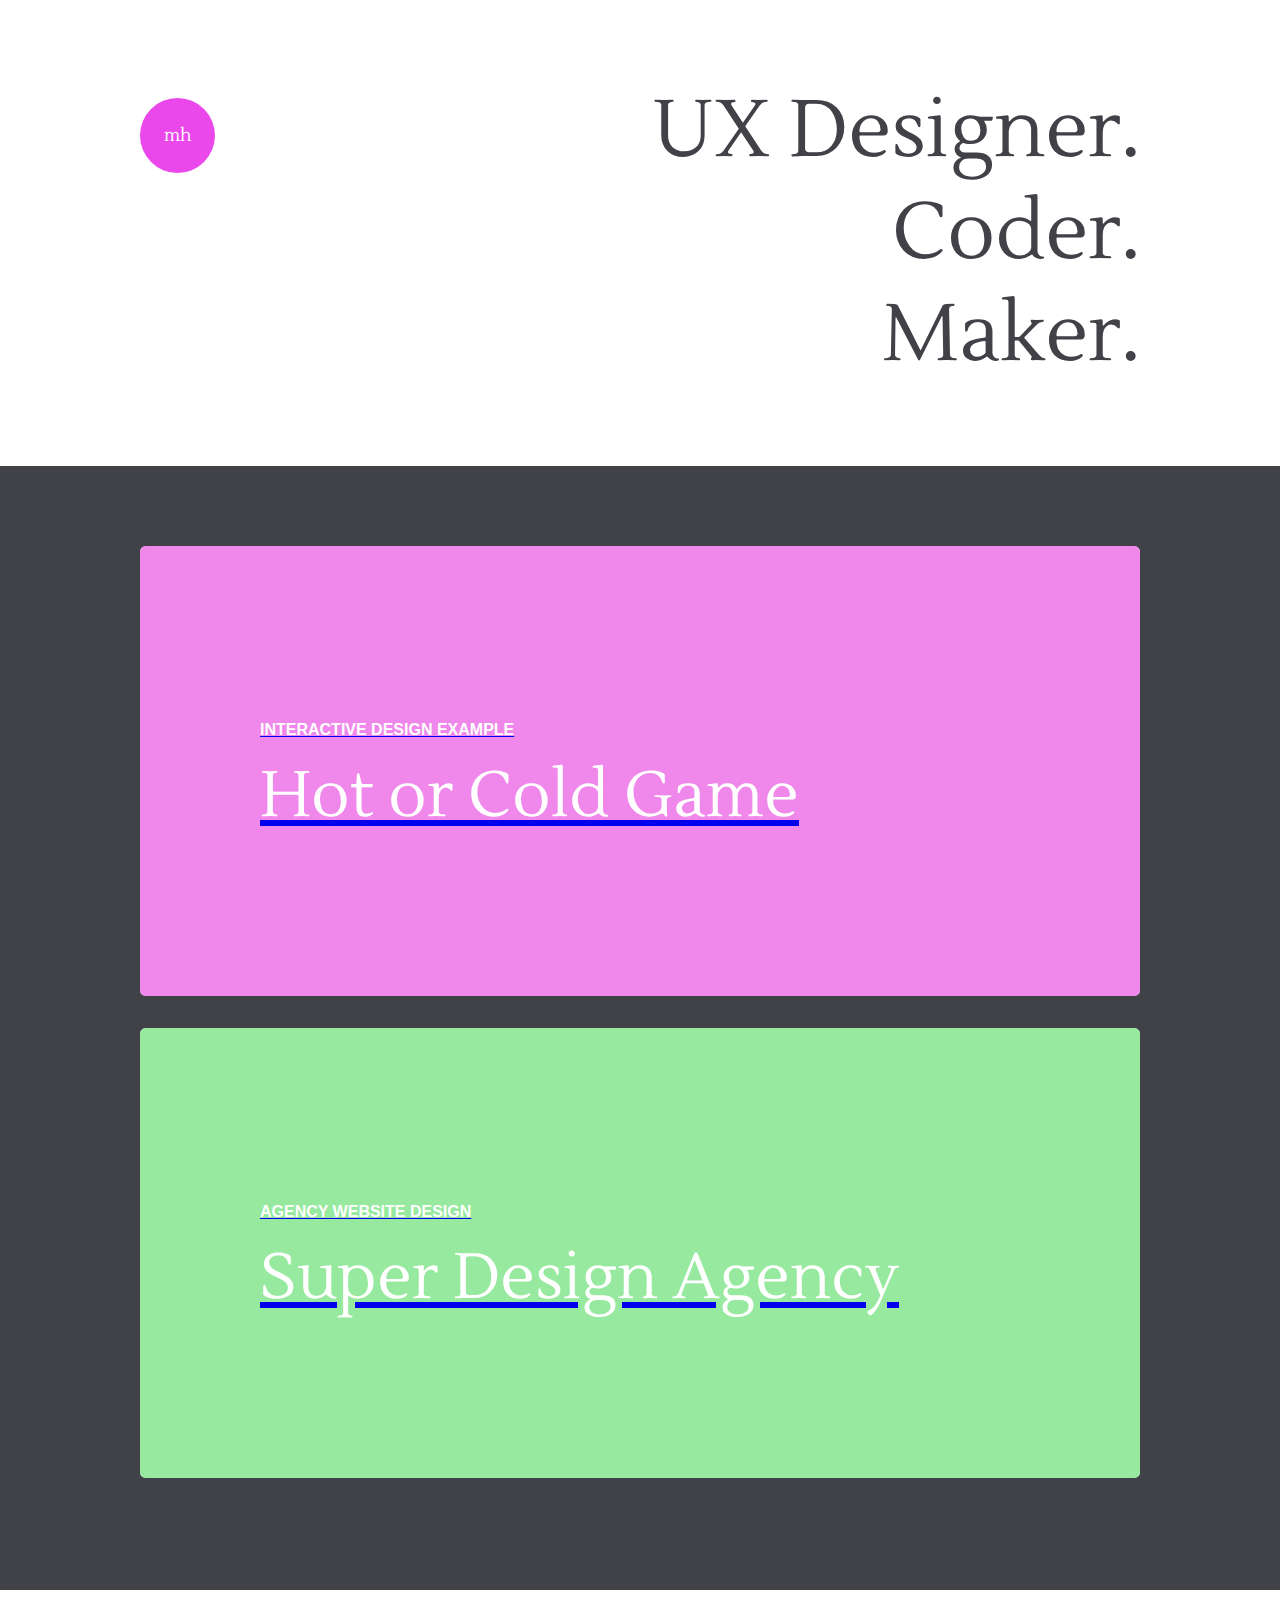
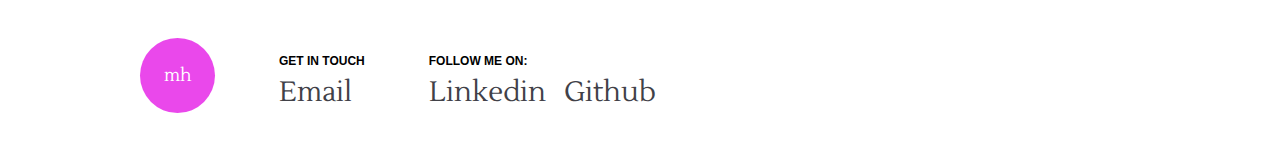
<file: index.html>
<!DOCTYPE html>
<html>
    <head>
        <meta charset="utf-8">
        <title>Portfolio Design by Michael Harris</title>
        <link rel="stylesheet" href="css/normalize.css">
        <link href='https://fonts.googleapis.com/css?family=Montserrat:400,700' rel='stylesheet' type='text/css'>
        <link href='https://fonts.googleapis.com/css?family=Lustria' rel='stylesheet' type='text/css'>
        <link rel="stylesheet" href="css/styles.min.css">
    </head>
    <body>
        <section class="banner cf">
            <div class="wrapper">
                <p class="logo" id="top">
                    mh
                </p>
                <h1>UX Designer.<br>
                Coder.<br>
                Maker.</h1>
            </div>
        </section>
        <section class="work">
            <div class="wrapper">

                <div class="row">
                  <a href="hot-or-cold.html">
                    <div class="card card_full card_1">
                      <div class="card_inner pink">
                          <p>
                            Interactive Design Example
                          </p>
                          <h2>Hot or Cold Game</h2>
                      </div>
                    </div>
                  </a>
                </div>

                <div class="row">
                  <a href="agency.html">
                    <div class="card card_full left card_2">
                          <div class="card_inner green">
                              <p>
                                  Agency website design
                              </p>
                              <h2>Super Design Agency</h2>
                          </div>
                    </div>
                  </a>

                    <!-- <div class="card card_half right card_3 tall">
                        <div class="card_inner purple">
                            <p>
                                Lol Colors
                            </p>
                            <h2>Curated Color Palettes</h2>
                        </div>
                    </div> -->
                </div>

                <!-- <div class="row">
                    <div class="card card_third card_4">
                        <div class="card_inner blue">
                            <p>
                                Unicasts
                            </p>
                            <h2>Design to code web apps</h2>
                        </div>
                    </div>

                     <div class="view_more">
                        <a href="#">
                            <p>
                                View all projects
                            </p>
                        </a>
                    </div>
                </div> -->

            </div>
        </section>

        <footer>
            <div class="wrapper cf">
                <a href="#top">
                  <p class="logo">
                      mh
                  </p>
                </a>
                <ul class="cf">
                    <li>
                        <span class="title">Get in Touch</span>
                        <span class="link"><a href="mailto:harris_michael2@bah.com" target="_top">Email</a></span>
                    </li>
                    <li>
                        <span class="title">Follow me on:</span>
                        <span class="link"><a href="https://www.linkedin.com/in/michaelharrisj">Linkedin</a> &nbsp; <a href="https://github.com/jammin804">Github</a> &nbsp;</span>
                    </li>
                </ul>
            </div>
        </footer>
    </body>
</html>
</file>
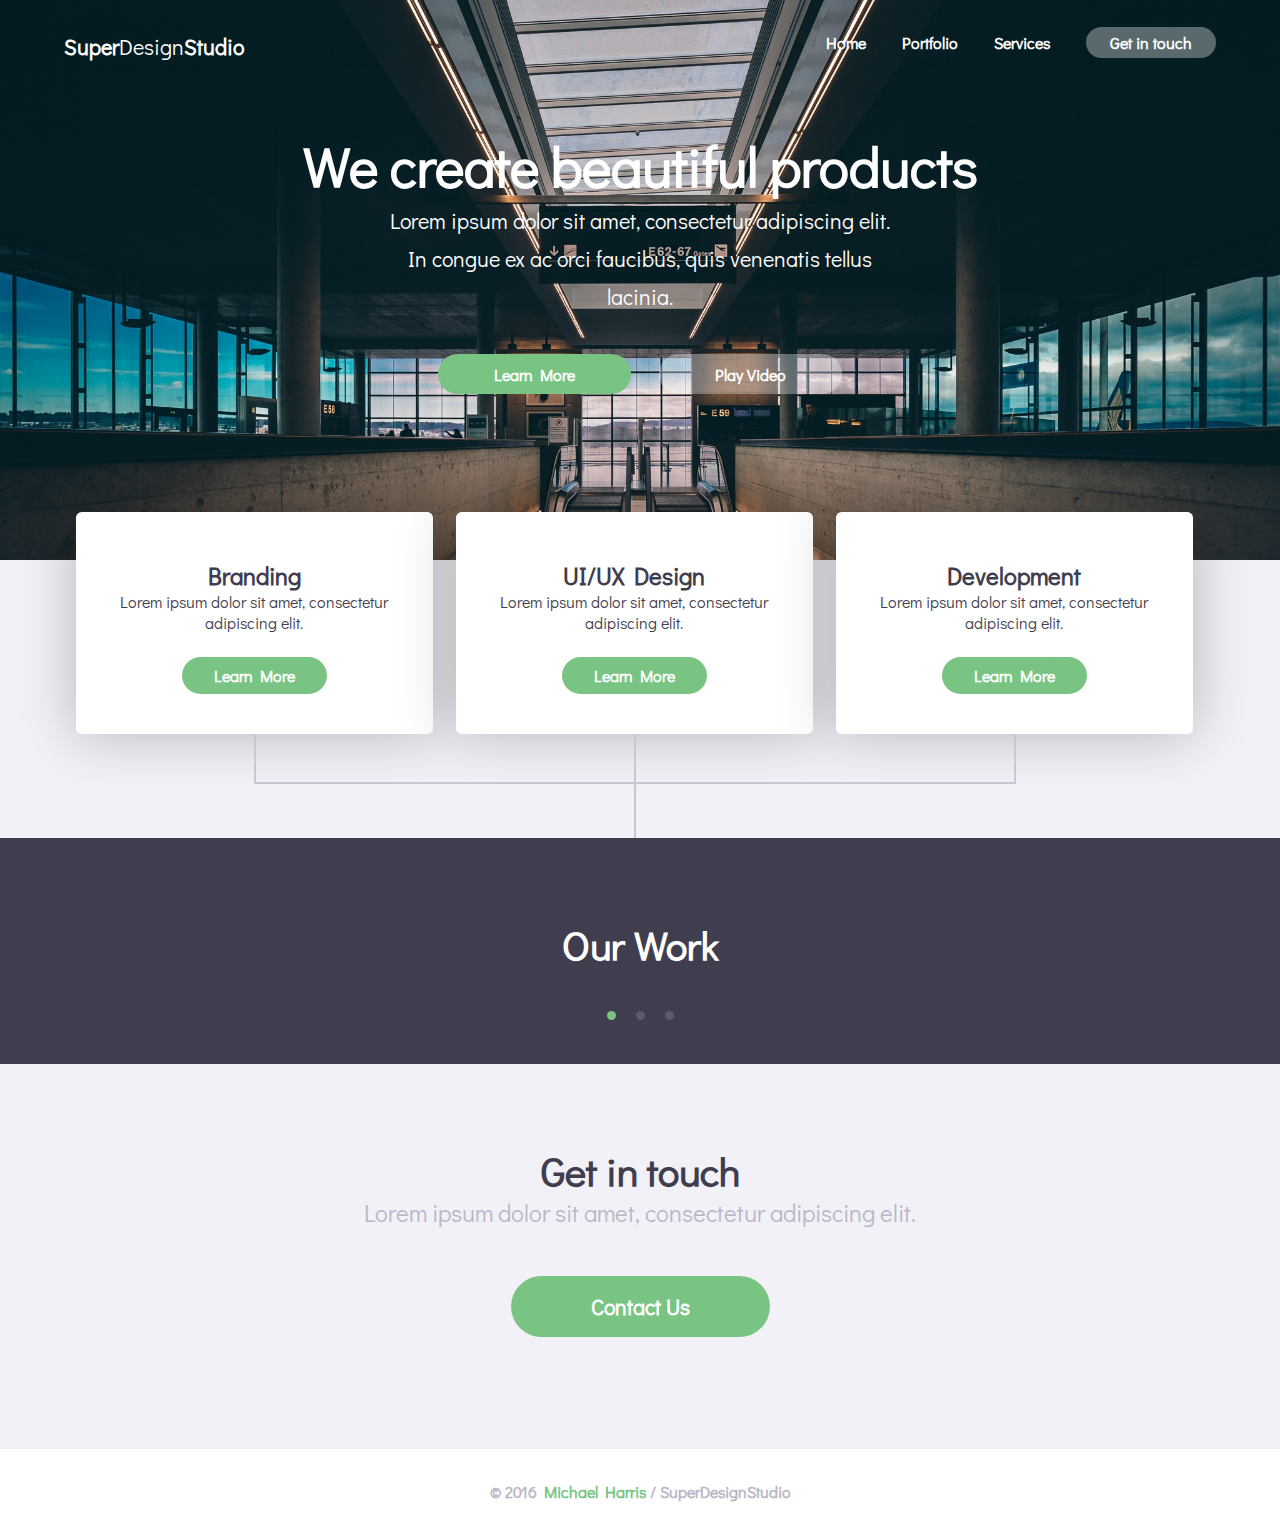
<file: agency.html>
<!DOCTYPE html>
<html>
    <head>
        <meta charset="utf-8">
        <title>SuperMegaAwesome Landing Page</title>
        <link rel="stylesheet" href="css/normalize.css">
        <link href='https://fonts.googleapis.com/css?family=Didact+Gothic' rel='stylesheet' type='text/css'>
        <link rel="stylesheet" href="css/agency/styles.css" >
    </head>

    <body>
        <section id="banner">
            <div class="wrapper">
                <header>
                    <p id="logo">Super<span>Design</span>Studio</p>

                    <nav>
                        <a href="index.html">Home</a>
                        <a href="#">Portfolio</a>
                        <a href="#">Services</a>
                        <a href="#" class="button button_secondary button_small">Get in touch</a>
                    </nav>
                </header>

                <div class="content">
                    <h1 class="title">We create beautiful products</h1>
                    <h2 class="sub_title">Lorem ipsum dolor sit amet, consectetur adipiscing elit. In congue ex ac orci faucibus, quis venenatis tellus lacinia. </h2>
                    <div class="button_wrapper">
                        <a href="#" class="button button_highlight">Learn More</a>
                        <a href="#" class="button button_secondary">Play Video</a>
                    </div>
                </div>
            </div>
        </section>
        <section id="services" class="cf">
            <div class="wrapper">
                <div class="service">
                    <h3>Branding</h3>
                    <p>
                        Lorem ipsum dolor sit amet, consectetur adipiscing elit.
                    </p>
                    <a href="#" class="button button_highlight button_small">Learn More</a>
                </div>
                <div class="service middle">
                    <h3>UI/UX Design</h3>
                    <p>
                        Lorem ipsum dolor sit amet, consectetur adipiscing elit.
                    </p>
                    <a href="#" class="button button_highlight button_small">Learn More</a>
                </div>
                <div class="service">
                    <h3>Development</h3>
                    <p>
                        Lorem ipsum dolor sit amet, consectetur adipiscing elit.
                    </p>
                    <a href="#" class="button button_highlight button_small">Learn More</a>
                </div>
            </div>
        </section>
        <section id="past_work">
            <div class="wrapper">
                <h2 class="title">Our Work</h2>
                <ul id="slider_buttons">
                    <a href="#">
                        <li class="current"></li>
                    </a>
                    <a href="#">
                        <li></li>
                    </a>
                    <a href="#">
                        <li></li>
                    </a>
                </ul>
            </div>
        </section>
        <section id="contact">
            <div class="wrapper">
                <h2 class="title">Get in touch</h2>
                <p class="sub_title">
                    Lorem ipsum dolor sit amet, consectetur adipiscing elit.
                </p>
                <a href="#" class="button button_highlight button_large">Contact Us</a>
            </div>
        </section>
        <footer>
            <p class="copyright">
                &copy; 2016 <a href="#">Michael Harris</a> / SuperDesignStudio
            </p>
        </footer>
    </body>
</html>
</file>
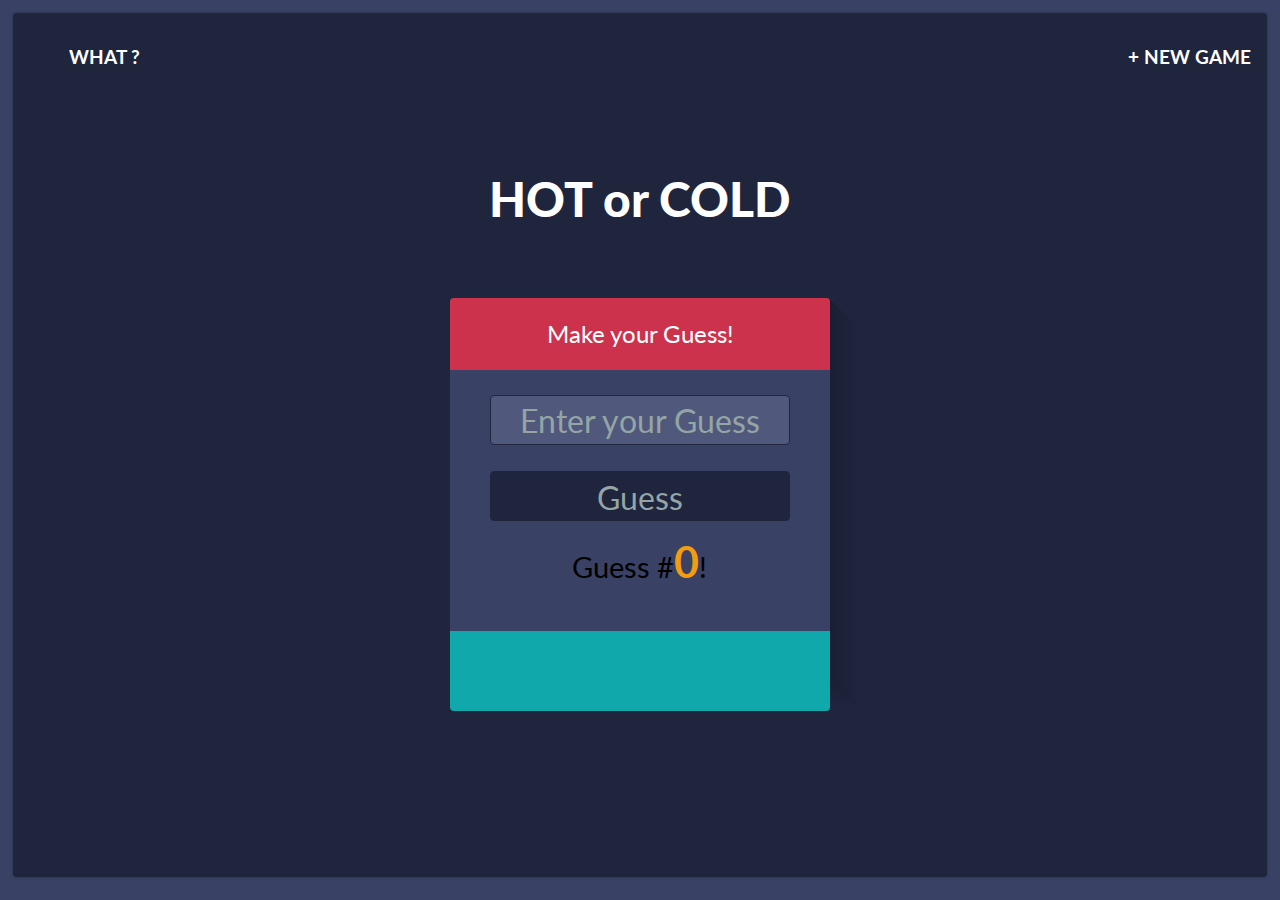
<file: hot-or-cold.html>
<!DOCTYPE html>
<html lang="en">
	<head>

		<title>Hot || Cold</title>

		<!-- Meta Tags -->
		<meta charset="utf-8"/>

		<!-- Stylesheets -->
		<link rel="stylesheet" href="css/normalize.css">
		<link href='http://fonts.googleapis.com/css?family=Lato:400,700,900,900italic' rel='stylesheet' type='text/css'>
		<link rel="stylesheet" href="css/hot-or-cold/style.css"/>

		<!-- JavaScript -->
		<script src="http://ajax.googleapis.com/ajax/libs/jquery/1.10.2/jquery.min.js"></script>
		<script src="http://ajax.aspnetcdn.com/ajax/jquery.validate/1.13.1/jquery.validate.min.js"></script>
		<script src="http://ajax.aspnetcdn.com/ajax/jquery.validate/1.13.1/additional-methods.min.js"></script>
		<script type="text/javascript" src="js/app.js"></script>

	</head>
	<body>

		<header> <!--Header -->

			<!-- Top Navigation -->
			<nav>
				<ul class="clearfix">
					<li><a class="what" href="#">What ?</a></li>
					<li><a class="new" href="#">+ New Game</a></li>
				</ul>
			</nav>

			<!-- Modal Information Box -->
			<div class="overlay" id="modal">
				<div class="content">
					<h3>What do I do?</h3>
					<div>
						<p>This is a Hot or Cold Number Guessing Game. The game goes like this: </p>
						<ul>
							<li>1. I pick a <strong>random secret number</strong> between 1 to 100 and keep it hidden.</li>
							<li>2. You need to <strong>guess</strong> until you can find the hidden secret number.</li>
							<li>3. You will <strong>get feedback</strong> on how close ("hot") or far ("cold") your guess is.</li>
						</ul>
						<p>So, Are you ready?</p>
						<a class="close" href="#">Got It!</a>
					</div>
				</div>
			</div>

			<!-- logo text -->
			<h1>HOT or COLD</h1>

		</header>

		<section class="game"> <!-- Guessing Section -->

			<h2 id="feedback">Make your Guess!</h2>

			<form>
				<input type="text" name="userGuess" id="userGuess" class="text" maxlength="3" autocomplete="off" placeholder="Enter your Guess" required/>
      			<input type="submit" id="guessButton" class="button" name="submit" value="Guess"/>
			</form>

      		<p>Guess #<span id="count">0</span>!</p>

			<ul id="guessList" class="guessBox clearfix">

			</ul>

		</section>
		<footer>
			<a href="index.html">Home</a>
		</footer>
	</body>
</html>
</file>
<file: css/agency/styles.css>
* {
  box-sizing: border-box; }

body {
  font-family: "Didact Gothic", sans-serif;
  -webkit-font-smoothing: antialiased; }

.wrapper {
  width: 1440px;
  max-width: 90%;
  margin: 0 auto; }

.button {
  outline: none;
  border-radius: 2rem;
  padding: 0.6rem 3.5rem;
  font-weight: 700;
  color: #fff;
  text-decoration: none;
  text-align: center; }

.button_highlight {
  background: #7ac483; }

.button_secondary {
  background: rgba(250, 250, 250, 0.35); }

.button_small {
  padding: 0.3rem 1.5rem; }

.button_large {
  padding: 1rem 5rem;
  font-size: 1.35rem; }

.cf:after,
.cf:before {
  content: "";
  display: table; }

.cf:after {
  clear: both; }

#banner {
  background-image: url(/images/banner_background.jpeg);
  background-repeat: no-repeat;
  background-size: cover; }
  #banner header {
    padding: 2rem 0; }
  #banner #logo {
    color: #fff;
    font-weight: 700;
    font-size: 1.35em;
    float: left;
    margin: 0; }
    #banner #logo span {
      font-weight: 400; }
  #banner nav {
    float: right; }
    #banner nav a {
      color: #fff;
      font-weight: 700;
      text-decoration: none;
      margin-left: 2rem; }
  #banner .content {
    padding: 4rem 0 8rem 0; }
    #banner .content .title, #banner .content .sub_title {
      color: #fff;
      text-align: center; }
    #banner .content .title {
      font-size: 3.5rem;
      margin: 0; }
    #banner .content .sub_title {
      font-weight: 400;
      font-size: 1.35rem;
      width: 500px;
      margin: 0 auto 2rem auto;
      line-height: 1.75; }
    #banner .content .button_wrapper {
      text-align: center;
      margin: 3rem 0; }
      #banner .content .button_wrapper .button {
        margin: 0 0.75rem; }

#services {
  background: #f2f1f8;
  padding: 2rem 0 6.5rem 0;
  position: relative; }
  #services .service {
    background: #fff;
    width: 31%;
    float: left;
    margin: -5rem 1% 0 1%;
    padding: 3rem 2.5%;
    text-align: center;
    position: relative;
    -webkit-box-shadow: 0 0 57px 0 rgba(4, 6, 1, 0.25);
    -moz-box-shadow: 0 0 57px 0 rgba(4, 6, 1, 0.25);
    box-shadow: 0 0 57px 0 rgba(4, 6, 1, 0.25);
    border-radius: 0.35rem; }
    #services .service h3 {
      margin: 0;
      font-size: 1.5rem;
      color: #3f3d4e; }
    #services .service p {
      margin: 0 0 2rem 0;
      color: #3f3d4e; }
    #services .service .button {
      padding: 0.5rem 2rem; }
    #services .service:after {
      content: "";
      position: absolute;
      left: 50%;
      bottom: -50px;
      height: 50px;
      border-left: 2px solid #c9c7d3; }
  #services .middle:after {
    bottom: -105px;
    height: 105px; }
  #services:before {
    content: "";
    position: absolute;
    left: 50%;
    bottom: 54px;
    border-top: 2px solid #c9c7d3;
    width: 59.5%;
    margin-left: -30.1%; }

#past_work {
  background: #3f3d4e;
  padding: 5rem 25rem 0;
  text-align: center;
  position: relative;
  overflow: hidden; }
  #past_work .title {
    color: #fff;
    font-size: 2.5rem;
    margin: 0 0 0.75rem 0; }
  #past_work .logos {
    width: 705px;
    max-width: 95%; }
  #past_work #slider_buttons {
    list-style: none;
    padding: 0;
    margin: 2rem 0; }
    #past_work #slider_buttons a {
      text-decoration: none; }
    #past_work #slider_buttons li {
      width: 9px;
      height: 9px;
      margin: 0.5rem;
      position: relative;
      border-radius: 100%;
      display: inline-block;
      background-color: #5b596e;
      transition: background 0.4s ease-in-out; }
      #past_work #slider_buttons li:hover {
        background: #7ac483; }
    #past_work #slider_buttons .current {
      background: #7ac483; }
  #past_work #slider {
    list-style: none; }
    #past_work #slider li {
      width: 600px;
      height: 375px;
      overflow: hidden;
      background-color: #fff;
      -webkit-box-shadow: 0 0 57px 0 rgba(4, 5, 9, 0.25);
      -moz-box-shadow: 0 0 57px 0 rgba(4, 5, 9, 0.25);
      box-shadow: 0 0 57px 0 rgba(4, 5, 9, 0.25);
      position: absolute;
      z-index: 3;
      border-radius: 35rem 0.35rem 0 0; }

#contact {
  background: #f2f1f8;
  padding: 5rem 0 8rem 0;
  text-align: center; }
  #contact .title {
    font-size: 2.5rem;
    color: #3f3d4e;
    margin: 0; }
  #contact .sub_title {
    font-size: 1.5rem;
    color: #b9b7c6;
    width: 600px;
    max-width: 100%;
    display: block;
    margin: 0 auto 4rem auto; }

footer {
  padding: 1rem 0; }
  footer .copyright {
    text-align: center;
    font-weight: 700;
    color: #b9b7c6; }
    footer .copyright a {
      color: #7ac483;
      text-decoration: none; }

/*# sourceMappingURL=styles.css.map */
</file>
<file: css/hot-or-cold/style.css>
/*---------------------------------------------------------------------------------
   Common Styles
---------------------------------------------------------------------------------*/
/*float styles*/
.clearfix:before,
.clearfix:after {
    content: " "; /* 1 */
    display: table; /* 2 */
}

.clearfix:after {
    clear: both;
}

* {
	-webkit-box-sizing: border-box;
	-moz-box-sizing: border-box;
	box-sizing: border-box;
}

html {
	width: 100%;
	height: 100%;
	background-color: #394264;
}

body {
	position: relative;
	width: 98%;
	height: 96%;
	margin: 0.8em auto;
	font-family: 'Lato', Calibri, Arial, sans-serif;
	background-color: #1F253D;
	text-align: center;
	-webkit-border-radius: 4px;
	-moz-border-radius: 4px;
	border-radius: 4px;
	-webkit-box-shadow: 0px 0px 3px rgba(0, 0, 0, 0.3);
	-moz-box-shadow: 0px 0px 3px rgba(0, 0, 0, 0.3);
	box-shadow: 0px 0px 3px rgba(0, 0, 0, 0.3);
}

a {
	text-decoration: none;
	color: black;
}

ul li {	
	display: inline;
}

/*---------------------------------------------------------------------------------
   Header Styles
---------------------------------------------------------------------------------*/

nav {
	position: relative;
	height: 10%;
	padding: 1em;
}

nav ul li {
	text-transform: uppercase;
	font-weight: 700;
	font-size: 1.2em;
}

nav ul li:first-child {
	float: left;
}

nav ul li:last-child {
	float: right;
}

nav a {

	color: #fff;
}

h1 {
	font-weight: 900;
	font-size: 3em;
	padding: 0.8em;
	color: #fff;

}

/*style for hidden modal*/
.overlay {
	width: 100%;
	height: 100%;
	color: #fff;
	background: #e74c3c;
	position: absolute;
	top: 0;
	left: 0;
	margin: 0;
	z-index: 1000;
	display: none;
}

.content {
	color: #fff;
	background: #e74c3c;
	position: relative;
	height: auto;
	width: 600px;
	border-radius: 3px;
	top: 15%;
	margin: auto auto;
	border: 1px solid rgba(0,0,0,0.1);
}

.content h3 {
	margin: 0;
	padding: 0.4em;
	text-align: center;
	font-size: 2.4em;
	font-weight: 300;
	opacity: 0.8;
	background: rgba(0,0,0,0.1);
	border-radius: 3px 3px 0 0;
}

.content > div {
	padding: 15px 40px 30px;
	margin: 0;
	font-weight: 300;
	font-size: 1.15em;
}

.content > div p {
	margin: 0;
	padding: 10px 0;
	line-height: 2em;
	text-align: justify;
}

.content > div ul {
	margin-bottom: -30px;
	padding: 0 0 30px 20px;
	text-align: left;
}

.content > div ul li {
	padding: 5px 0;
	display: block;	
	list-style-type: disc;
	line-height: 1.5em;
}

.content > div ul li strong{
	text-decoration: underline;
}

.content > div a {
	font-size: 0.8em;
	background: #1F253D;
	color: #95a5a6;
	padding: 0.5em 2em;
	margin-bottom: 50px;
	border-radius: 3px;
}

/*---------------------------------------------------------------------------------
   Game Section Styles
---------------------------------------------------------------------------------*/

.game {
	position: relative;
	background-color: #394264;
	width: 380px;
	height: 380px;
	-webkit-border-radius: 4px;
	-moz-border-radius: 4px;
	border-radius: 4px;
	margin: 0 auto;

	box-shadow: rgb(26, 31, 52) 1px 1px,
    rgb(26, 31, 52) 2px 2px,
    rgb(26, 31, 52) 3px 3px,
    rgb(26, 31, 53) 4px 4px,
    rgb(26, 32, 53) 5px 5px,
    rgb(27, 32, 53) 6px 6px,
    rgb(27, 32, 54) 7px 7px,
    rgb(27, 32, 54) 8px 8px,
    rgb(27, 32, 54) 9px 9px,
    rgb(27, 33, 55) 10px 10px,
    rgb(27, 33, 55) 11px 11px,
    rgb(28, 33, 55) 12px 12px,
    rgb(28, 33, 56) 13px 13px,
    rgb(28, 34, 56) 14px 14px,
    rgb(28, 34, 56) 15px 15px,
    rgb(28, 34, 57) 16px 16px,
    rgb(29, 34, 57) 17px 17px,
    rgb(29, 34, 57) 18px 18px,
    rgb(29, 35, 58) 19px 19px,
    rgb(29, 35, 58) 20px 20px,
    rgb(29, 35, 58) 21px 21px,
    rgb(29, 35, 59) 22px 22px,
    rgb(30, 35, 59) 23px 23px,
    rgb(30, 36, 59) 24px 24px,
    rgb(30, 36, 60) 25px 25px,
    rgb(30, 36, 60) 26px 26px,
    rgb(30, 36, 60) 27px 27px,
    rgb(31, 37, 61) 28px 28px;

}

h2 {
	margin: 0 auto;	
	background: #cc324b;
	padding: 1em 0.4em;
	font-size: 1.5em;
	font-weight: 400;
	display: block;
	line-height: 1em;
	border-top-left-radius: 4px;
	border-top-right-radius: 4px;
	color: #fff;
}

.game p {
	margin-top: 0.5em;
	font-size: 1.8em;
	padding-bottom: 0.5em;
}

#count {
	color: #f39c12;
	font-weight: 700;
	font-size: 1.5em;
}

input {
	width: 300px;
	height: 50px;
	display: block;
	padding: 0.8em 0;
	margin: 0.8em auto 0;
	background: #50597b;
	color: #fff;
	border: solid 1px #1f253d;
	-webkit-border-radius: 4px;
	-moz-border-radius: 4px;
	border-radius: 4px;
}

input.button {
	background: #1F253D;
	color: #95a5a6;
	font-size: 2em;
	padding: 0.2em;
	-webkit-transition: background 1s ease-in-out;
	-moz-transition: background 1s ease-in-out;
	-ms-transition: background 1s ease-in-out;
	-o-transition: background 1s ease-in-out;
	transition: background 1s ease-in-out;
}

input.button:hover {
	background: #e64c65;
	color: #fff;
	-webkit-transition: background 1s ease-in-out;
	-moz-transition: background 1s ease-in-out;
	-ms-transition: background 1s ease-in-out;
	-o-transition: background 1s ease-in-out;
	transition: background 1s ease-in-out;
	cursor: pointer;
}

input.text {
	text-align: center;
	padding: 0.2em;
	font-size: 2em;
}

input:focus {
	outline: none !important;
}

::-webkit-input-placeholder {
   color: #95a5a6;
}

:-moz-placeholder { /* Firefox 18- */
   color: #95a5a6;
}

::-moz-placeholder {  /* Firefox 19+ */
   color: #95a5a6; 
}

:-ms-input-placeholder {  
   color: #95a5a6; 
}

ul.guessBox {
	height: 80px;
	margin: 10px auto 0;
	background: #11a8ab;
	padding: 0.5em;
	display: block;
	line-height: 2em;
	border-bottom-left-radius: 4px;
	border-bottom-right-radius: 4px;
	color: #fff;
	overflow: auto;
}
ul.guessBox li {
	display: inline;
	background-color: #1a4e95;
	padding: 0.3em;
	-webkit-border-radius: 4px;
	-moz-border-radius: 4px;
	border-radius: 4px;
	width: 95%;
	margin: 0.2em;
	color: #fff;
}
</file>
<file: css/styles.min.css>
*{box-sizing:border-box}body{font-family:"Monterrat",sans-serif;-webkit-font-smoothing:antialiased}h1,h2,h3,h4,h5,h6{font-family:"Lustria",serif;font-weight:400}.cf:before,.cf:after{content:"";display:table}.cf:after{clear:both}.wrapper{width:1000px;max-width:100%;margin:0 auto}.banner{padding:5em 0}.banner .logo{float:left}.banner h1{color:#414148;text-align:right;font-size:5em;display:inline;float:right;margin:0}.logo{background:#ea48eb;border-radius:100%;width:75px;height:75px;line-height:75px;text-align:center;color:#fff;font-size:1.1em;font-family:"Lustria"}.row{width:100%;margin-bottom:2em}.row:before,.row:after{content:"";display:table}.row:after{clear:both}.work{background-color:#414148;padding:5em 0}.work .card{background:#fff;border-radius:0.35em;height:450px;display:table;background-repeat:no-repeat}.work .card_full{width:100%}.work .card_half{width:48.5%;float:left}.work .card_third{width:75%;float:left}.work .left{margin-right:1.5%}.work .right{margin-left:1.5%}.work .tall{height:700px}.work .card_inner{display:table-cell;vertical-align:middle;height:100%;padding:1.5em 12%;color:#fff}.work .card_inner p{font-size:1em;text-transform:uppercase;font-weight:700}.work .card_inner h2{font-size:4em;margin:0}.work .pink,.work .green,.work .puprle,.work .blue{border-radius:0.35em}.work .pink{background-color:rgba(230,56,222,0.6)}.work .green{background-color:rgba(80,218,93,0.6)}.work .purple{background-color:rgba(145,89,219,0.6)}.work .blue{background-color:rgba(131,226,245,0.6)}.work .view_more{width:25%;float:left;height:450px;padding-left:3em}.work .view_more p{font-size:1.25em;font-weight:700;line-height:450px;margin:0;color:#9292ab}.work .view_more a{text-decoration:none}.work .view_more a:hover p{color:#ea48eb}footer{padding:3em 0}footer .logo{float:left;margin:0}footer ul{list-style:none;margin:0;padding-top:1em}footer ul li{display:inline;float:left;margin-left:4em}footer ul li .title{text-transform:uppercase;font-weight:700;font-size:0.75em;display:block;padding-bottom:0.5em}footer ul li .link{font-family:"Lustria";font-size:1.75em}footer ul li .link a{color:#414148;text-decoration:none}footer ul li .link a:hover{color:#ea48eb}
/*# sourceMappingURL=styles.min.css.map */
</file>
